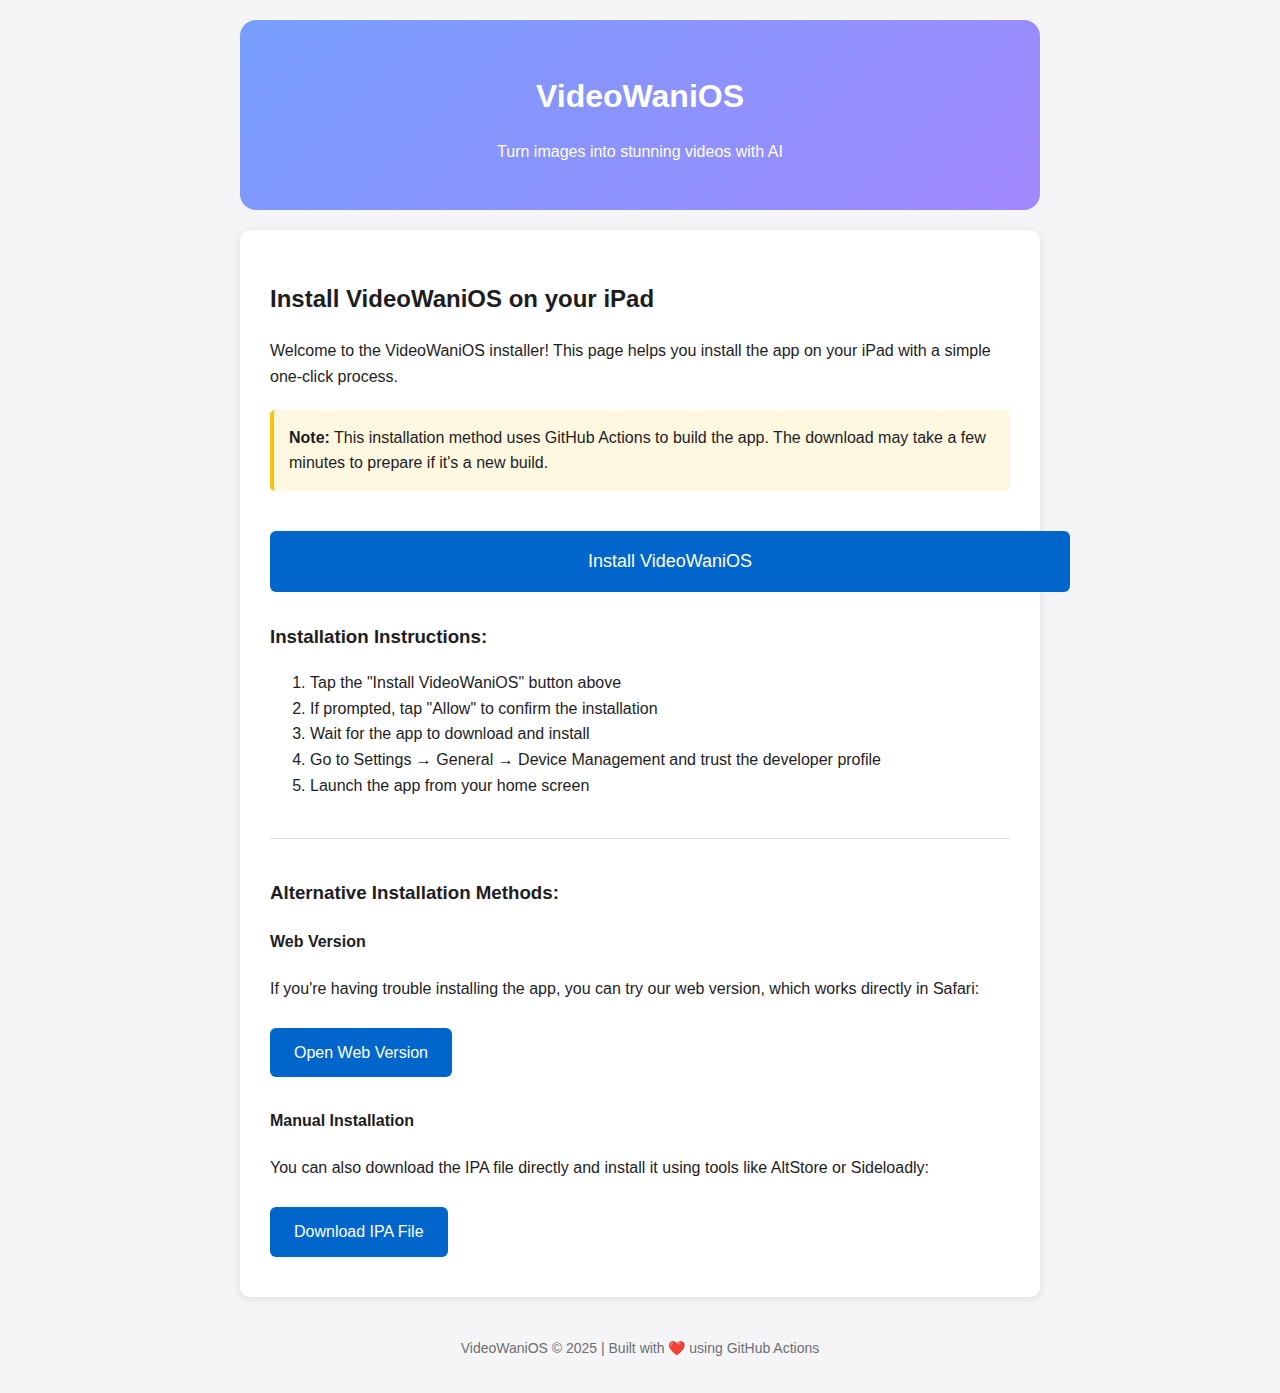
<file: index.html>
<!DOCTYPE html>
<html lang="en">
<head>
    <meta charset="UTF-8">
    <meta name="viewport" content="width=device-width, initial-scale=1.0">
    <title>VideoWaniOS Installer</title>
    <style>
        body {
            font-family: -apple-system, BlinkMacSystemFont, "Segoe UI", Roboto, Helvetica, Arial, sans-serif;
            max-width: 800px;
            margin: 0 auto;
            padding: 20px;
            background-color: #f5f5f7;
            color: #1d1d1f;
            line-height: 1.6;
        }
        
        header {
            text-align: center;
            padding: 30px 0;
            background: linear-gradient(135deg, rgba(64, 120, 255, 0.7), rgba(125, 90, 255, 0.7));
            border-radius: 16px;
            margin-bottom: 20px;
            color: white;
        }
        
        h1 {
            font-size: 32px;
            margin-bottom: 10px;
        }
        
        .container {
            background: white;
            border-radius: 10px;
            padding: 30px;
            box-shadow: 0 2px 10px rgba(0,0,0,0.1);
        }
        
        .button {
            display: inline-block;
            padding: 12px 24px;
            background: #0066cc;
            color: white;
            border-radius: 6px;
            text-decoration: none;
            font-weight: 500;
            margin: 10px 0;
            text-align: center;
        }
        
        .button-large {
            font-size: 18px;
            padding: 16px 30px;
            width: 100%;
            margin-top: 20px;
        }
        
        .note {
            background: #fff8e1;
            padding: 15px;
            border-left: 4px solid #ffc107;
            margin: 20px 0;
            border-radius: 5px;
        }
        
        .alternatives {
            margin-top: 40px;
            border-top: 1px solid #e0e0e0;
            padding-top: 20px;
        }
        
        .footer {
            text-align: center;
            margin-top: 40px;
            color: #6e6e73;
            font-size: 14px;
        }
    </style>
</head>
<body>
    <header>
        <h1>VideoWaniOS</h1>
        <p>Turn images into stunning videos with AI</p>
    </header>
    
    <div class="container">
        <h2>Install VideoWaniOS on your iPad</h2>
        
        <p>Welcome to the VideoWaniOS installer! This page helps you install the app on your iPad with a simple one-click process.</p>
        
        <div class="note">
            <strong>Note:</strong> This installation method uses GitHub Actions to build the app. The download may take a few minutes to prepare if it's a new build.
        </div>
        
        <a href="itms-services://?action=download-manifest&url=https://Flickinny11.github.io/VideoWaniOS/manifest.plist" class="button button-large">Install VideoWaniOS</a>
        
        <div style="margin-top: 20px;">
            <h3>Installation Instructions:</h3>
            <ol>
                <li>Tap the "Install VideoWaniOS" button above</li>
                <li>If prompted, tap "Allow" to confirm the installation</li>
                <li>Wait for the app to download and install</li>
                <li>Go to Settings → General → Device Management and trust the developer profile</li>
                <li>Launch the app from your home screen</li>
            </ol>
        </div>
        
        <div class="alternatives">
            <h3>Alternative Installation Methods:</h3>
            
            <h4>Web Version</h4>
            <p>If you're having trouble installing the app, you can try our web version, which works directly in Safari:</p>
            <a href="web_version/index.html" class="button">Open Web Version</a>
            
            <h4>Manual Installation</h4>
            <p>You can also download the IPA file directly and install it using tools like AltStore or Sideloadly:</p>
            <a href="VideoWaniOS.ipa" class="button">Download IPA File</a>
        </div>
    </div>
    
    <div class="footer">
        <p>VideoWaniOS © 2025 | Built with ❤️ using GitHub Actions</p>
    </div>
</body>
</html>
</file>
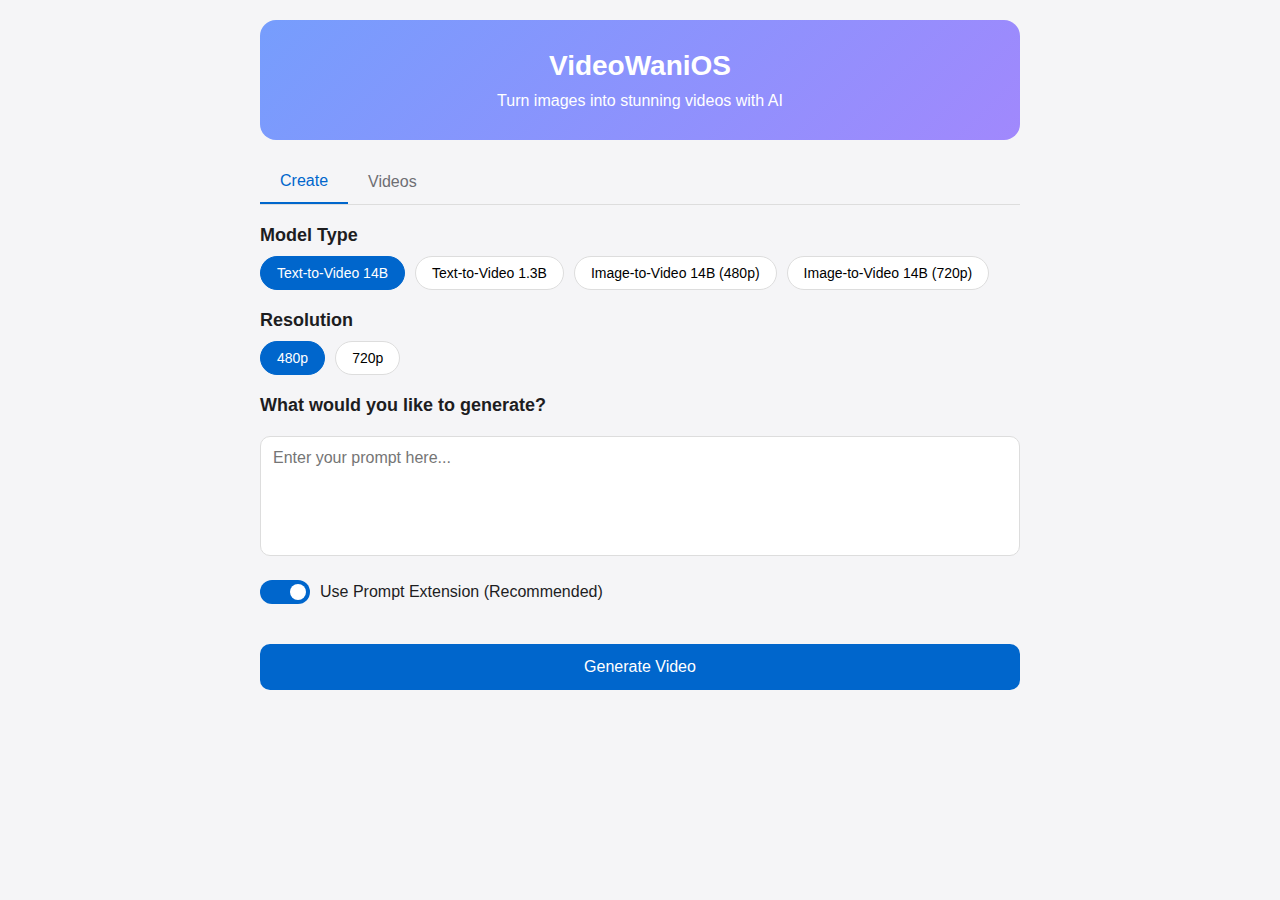
<file: web_version/index.html>
<!DOCTYPE html>
<html lang="en">
<head>
    <meta charset="UTF-8">
    <meta name="viewport" content="width=device-width, initial-scale=1.0">
    <title>VideoWaniOS - Web Version</title>
    <link rel="stylesheet" href="css/style.css">
</head>
<body>
    <div class="app-container">
        <header>
            <h1>VideoWaniOS</h1>
            <p>Turn images into stunning videos with AI</p>
        </header>
        
        <main>
            <div class="tabs">
                <button class="tab-btn active" data-tab="create">Create</button>
                <button class="tab-btn" data-tab="videos">Videos</button>
            </div>
            
            <div class="tab-content active" id="create-tab">
                <div class="options-section">
                    <h2>Model Type</h2>
                    <div class="selector">
                        <button class="option active" data-model="t2v14B">Text-to-Video 14B</button>
                        <button class="option" data-model="t2v1_3B">Text-to-Video 1.3B</button>
                        <button class="option" data-model="i2v14B480P">Image-to-Video 14B (480p)</button>
                        <button class="option" data-model="i2v14B720P">Image-to-Video 14B (720p)</button>
                    </div>
                    
                    <h2>Resolution</h2>
                    <div class="selector">
                        <button class="option active" data-resolution="480p">480p</button>
                        <button class="option" data-resolution="720p">720p</button>
                    </div>
                    
                    <div id="image-upload-section" style="display: none;">
                        <h2>Source Image</h2>
                        <div class="image-upload">
                            <div id="image-preview">
                                <p>Select an image</p>
                            </div>
                            <input type="file" id="image-input" accept="image/*">
                            <label for="image-input">Choose from Gallery</label>
                        </div>
                    </div>
                    
                    <h2>What would you like to generate?</h2>
                    <textarea id="prompt-input" placeholder="Enter your prompt here..."></textarea>
                    
                    <div class="toggle">
                        <label class="switch">
                            <input type="checkbox" id="prompt-extension" checked>
                            <span class="slider round"></span>
                        </label>
                        <span>Use Prompt Extension (Recommended)</span>
                    </div>
                    
                    <button id="generate-btn">Generate Video</button>
                </div>
            </div>
            
            <div class="tab-content" id="videos-tab">
                <div class="video-list">
                    <p id="no-videos-msg">No videos generated yet</p>
                    <!-- Videos will be added here -->
                </div>
            </div>
        </main>
        
        <div id="loading-overlay" style="display: none;">
            <div class="loader"></div>
            <p id="loading-text">Processing... <span id="progress">0%</span></p>
        </div>
    </div>
    
    <script src="js/app.js"></script>
</body>
</html>
</file>
<file: web_version/css/style.css>
* {
    margin: 0;
    padding: 0;
    box-sizing: border-box;
    font-family: -apple-system, BlinkMacSystemFont, "Segoe UI", Roboto, Helvetica, Arial, sans-serif;
}

body {
    background-color: #f5f5f7;
    color: #1d1d1f;
}

.app-container {
    max-width: 800px;
    margin: 0 auto;
    padding: 20px;
}

header {
    text-align: center;
    padding: 30px 0;
    background: linear-gradient(135deg, rgba(64, 120, 255, 0.7), rgba(125, 90, 255, 0.7));
    border-radius: 16px;
    margin-bottom: 20px;
    color: white;
}

header h1 {
    font-size: 28px;
    margin-bottom: 10px;
}

.tabs {
    display: flex;
    border-bottom: 1px solid #ddd;
    margin-bottom: 20px;
}

.tab-btn {
    padding: 12px 20px;
    border: none;
    background: none;
    cursor: pointer;
    font-size: 16px;
    font-weight: 500;
    color: #6e6e73;
}

.tab-btn.active {
    color: #0066cc;
    border-bottom: 2px solid #0066cc;
}

.tab-content {
    display: none;
}

.tab-content.active {
    display: block;
}

.options-section h2 {
    font-size: 18px;
    margin: 20px 0 10px;
    color: #1d1d1f;
}

.selector {
    display: flex;
    flex-wrap: wrap;
    gap: 10px;
    margin-bottom: 20px;
}

.option {
    padding: 8px 16px;
    border: 1px solid #ddd;
    border-radius: 20px;
    background: white;
    cursor: pointer;
    font-size: 14px;
}

.option.active {
    background: #0066cc;
    color: white;
    border-color: #0066cc;
}

.image-upload {
    margin-top: 10px;
}

#image-preview {
    width: 100%;
    height: 200px;
    border: 2px dashed #ddd;
    border-radius: 10px;
    display: flex;
    justify-content: center;
    align-items: center;
    margin-bottom: 10px;
    background-size: cover;
    background-position: center;
}

#image-input {
    display: none;
}

label[for="image-input"] {
    display: inline-block;
    padding: 10px 20px;
    background: #0066cc;
    color: white;
    border-radius: 20px;
    cursor: pointer;
    text-align: center;
}

textarea {
    width: 100%;
    height: 120px;
    padding: 12px;
    border: 1px solid #ddd;
    border-radius: 10px;
    resize: none;
    font-size: 16px;
    margin-top: 10px;
}

.toggle {
    display: flex;
    align-items: center;
    margin: 20px 0;
}

.switch {
    position: relative;
    display: inline-block;
    width: 50px;
    height: 24px;
    margin-right: 10px;
}

.switch input {
    opacity: 0;
    width: 0;
    height: 0;
}

.slider {
    position: absolute;
    cursor: pointer;
    top: 0;
    left: 0;
    right: 0;
    bottom: 0;
    background-color: #ccc;
    transition: .4s;
}

.slider:before {
    position: absolute;
    content: "";
    height: 16px;
    width: 16px;
    left: 4px;
    bottom: 4px;
    background-color: white;
    transition: .4s;
}

input:checked + .slider {
    background-color: #0066cc;
}

input:checked + .slider:before {
    transform: translateX(26px);
}

.slider.round {
    border-radius: 24px;
}

.slider.round:before {
    border-radius: 50%;
}

#generate-btn {
    width: 100%;
    padding: 14px;
    background: #0066cc;
    color: white;
    border: none;
    border-radius: 10px;
    font-size: 16px;
    font-weight: 500;
    cursor: pointer;
    margin-top: 20px;
}

#generate-btn:disabled {
    background: #cccccc;
    cursor: not-allowed;
}

.video-list {
    display: grid;
    grid-template-columns: repeat(auto-fill, minmax(250px, 1fr));
    gap: 20px;
}

.video-card {
    background: white;
    border-radius: 10px;
    overflow: hidden;
    box-shadow: 0 2px 10px rgba(0,0,0,0.1);
}

.video-thumbnail {
    width: 100%;
    height: 150px;
    background-size: cover;
    background-position: center;
    position: relative;
}

.play-icon {
    position: absolute;
    top: 50%;
    left: 50%;
    transform: translate(-50%, -50%);
    width: 50px;
    height: 50px;
    background: rgba(0,0,0,0.5);
    border-radius: 50%;
    display: flex;
    justify-content: center;
    align-items: center;
}

.play-icon:before {
    content: "";
    width: 0;
    height: 0;
    border-top: 10px solid transparent;
    border-left: 15px solid white;
    border-bottom: 10px solid transparent;
    margin-left: 3px;
}

.video-info {
    padding: 15px;
}

.video-info h3 {
    font-size: 16px;
    margin-bottom: 5px;
    white-space: nowrap;
    overflow: hidden;
    text-overflow: ellipsis;
}

.video-info p {
    font-size: 14px;
    color: #6e6e73;
    white-space: nowrap;
    overflow: hidden;
    text-overflow: ellipsis;
}

#loading-overlay {
    position: fixed;
    top: 0;
    left: 0;
    width: 100%;
    height: 100%;
    background: rgba(0,0,0,0.8);
    display: flex;
    flex-direction: column;
    justify-content: center;
    align-items: center;
    z-index: 1000;
}

.loader {
    border: 5px solid #f3f3f3;
    border-top: 5px solid #0066cc;
    border-radius: 50%;
    width: 50px;
    height: 50px;
    animation: spin 1s linear infinite;
    margin-bottom: 20px;
}

@keyframes spin {
    0% { transform: rotate(0deg); }
    100% { transform: rotate(360deg); }
}

#loading-text {
    color: white;
    font-size: 18px;
}

#no-videos-msg {
    grid-column: 1 / -1;
    text-align: center;
    color: #6e6e73;
    padding: 40px 0;
}

@media (max-width: 600px) {
    .app-container {
        padding: 10px;
    }
    
    header {
        padding: 20px 0;
    }
    
    .selector {
        flex-direction: column;
    }
    
    .option {
        width: 100%;
        text-align: center;
    }
}
</file>
